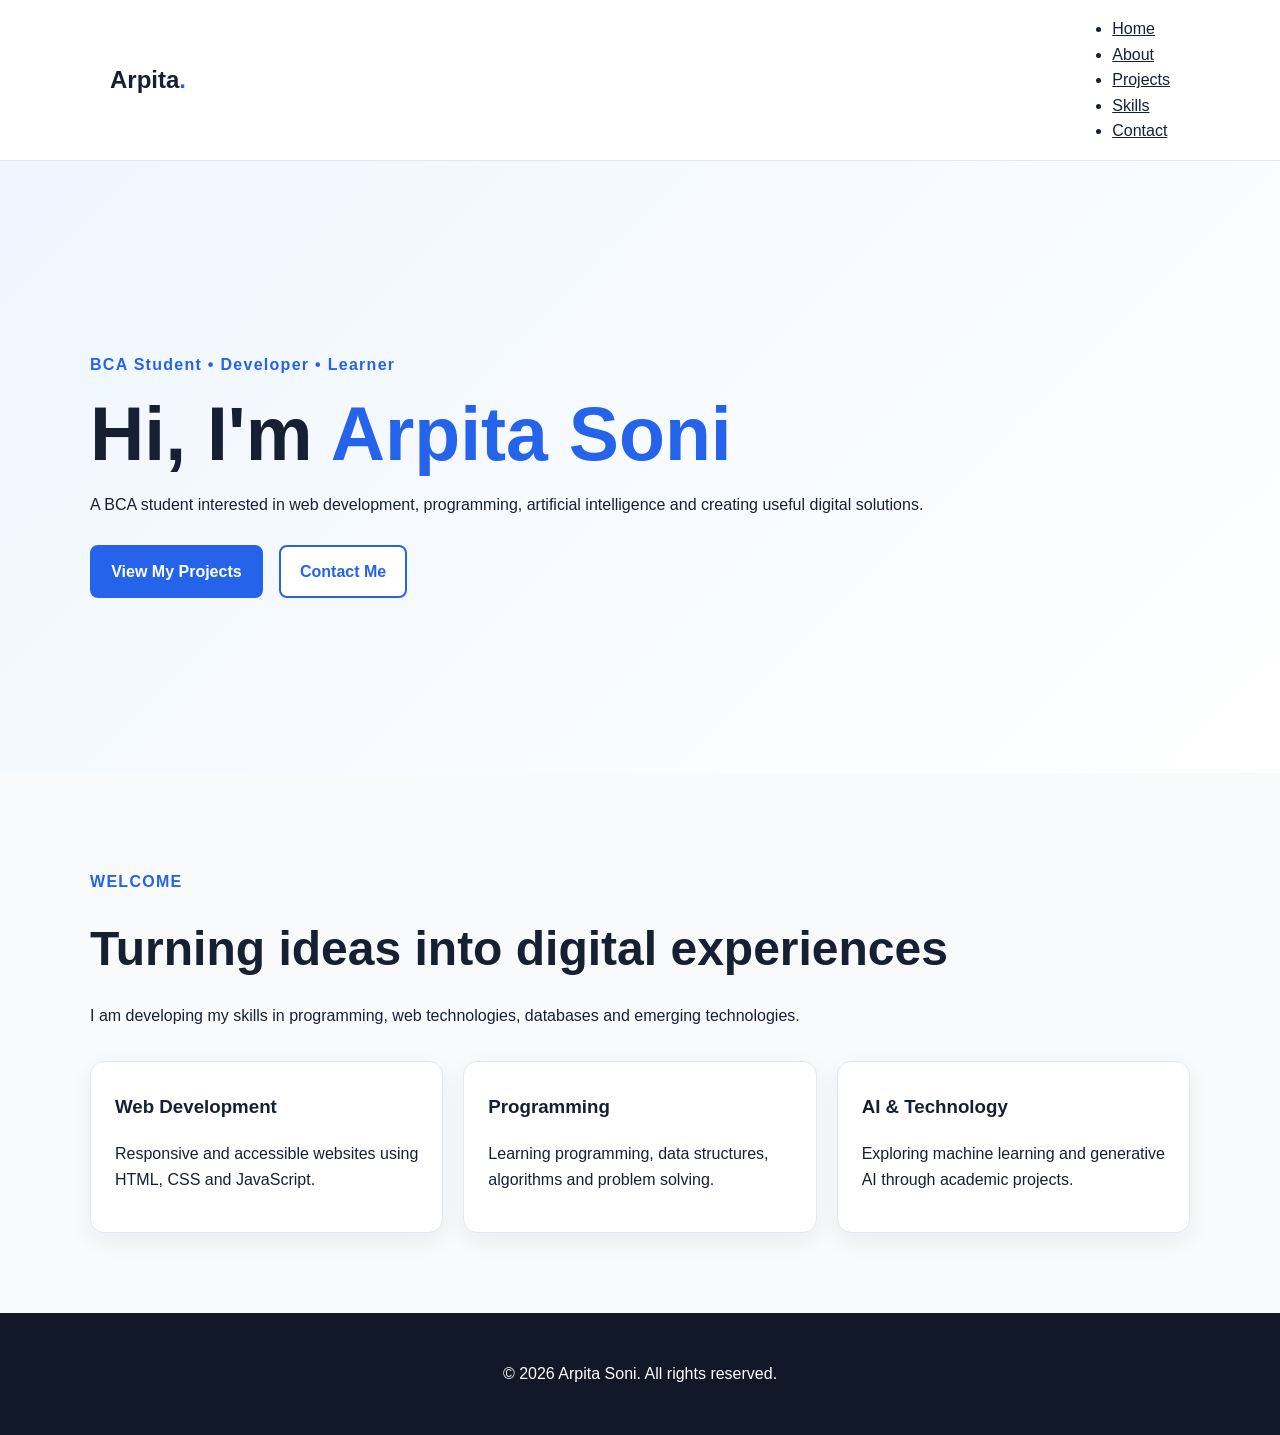
<file: index.html>
<!DOCTYPE html>
<html lang="en">
<head>
<meta charset="UTF-8">
<meta name="viewport" content="width=device-width, initial-scale=1.0">
<meta name="description" content="Arpita Soni - BCA student personal portfolio">
<title>Arpita Soni | Portfolio</title>
<link rel="stylesheet" href="style.css">
</head>
<body>
<a class="skip-link" href="#main">Skip to main content</a>
<header><nav class="navbar" aria-label="Primary navigation">
<a class="logo" href="index.html">Arpita<span>.</span></a>
<button class="menu-toggle" type="button" aria-expanded="false" aria-controls="nav-menu" aria-label="Open menu">☰</button>
<ul id="nav-menu">
<li><a href="index.html" aria-current="page">Home</a></li>
<li><a href="about.html">About</a></li>
<li><a href="projects.html">Projects</a></li>
<li><a href="skills.html">Skills</a></li>
<li><a href="contact.html">Contact</a></li>
</ul></nav></header>
<main id="main">
<section class="hero"><div class="hero-content">
<p class="eyebrow">BCA Student • Developer • Learner</p>
<h1>Hi, I'm <span>Arpita Soni</span></h1>
<p>A BCA student interested in web development, programming, artificial intelligence and creating useful digital solutions.</p>
<div class="buttons"><a class="btn primary" href="projects.html">View My Projects</a><a class="btn secondary" href="contact.html">Contact Me</a></div>
</div></section>
<section class="section"><div class="container">
<p class="label">WELCOME</p><h2>Turning ideas into digital experiences</h2>
<p>I am developing my skills in programming, web technologies, databases and emerging technologies.</p>
<div class="cards">
<article class="card"><h3>Web Development</h3><p>Responsive and accessible websites using HTML, CSS and JavaScript.</p></article>
<article class="card"><h3>Programming</h3><p>Learning programming, data structures, algorithms and problem solving.</p></article>
<article class="card"><h3>AI & Technology</h3><p>Exploring machine learning and generative AI through academic projects.</p></article>
</div></div></section>
</main>
<footer><p>&copy; 2026 Arpita Soni. All rights reserved.</p></footer>
<script src="script.js"></script>
</body></html>
</file>
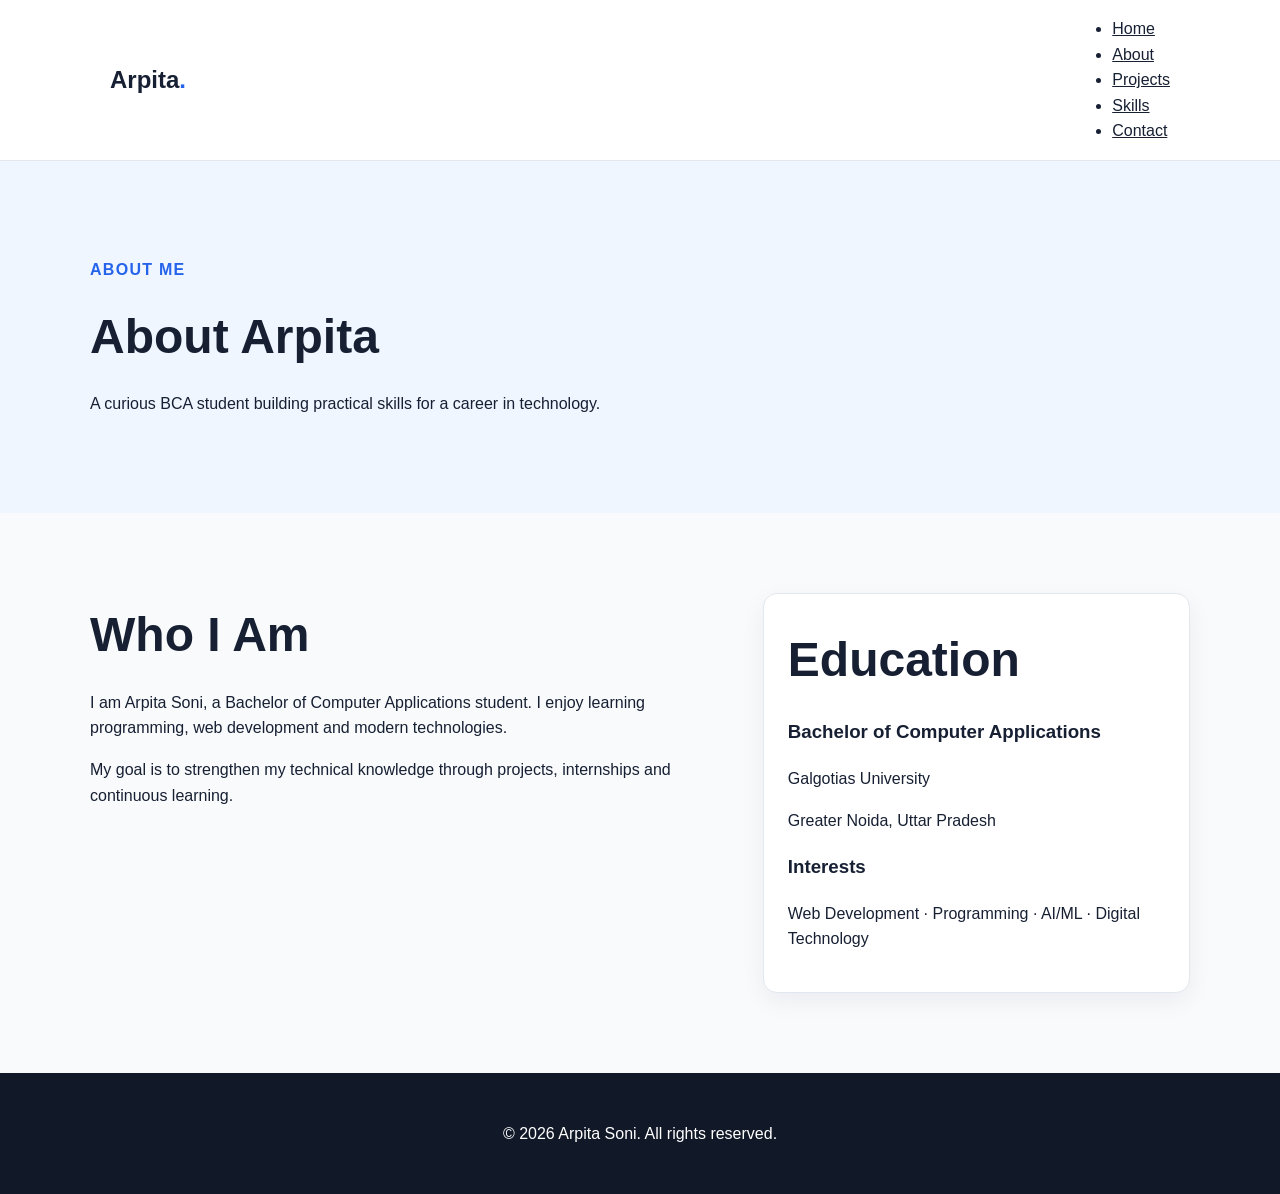
<file: about.html>
<!DOCTYPE html>
<html lang="en"><head>
<meta charset="UTF-8"><meta name="viewport" content="width=device-width, initial-scale=1.0">
<meta name="description" content="About Arpita Soni">
<title>About | Arpita Soni</title><link rel="stylesheet" href="style.css">
</head><body>
<a class="skip-link" href="#main">Skip to main content</a>
<header><nav class="navbar" aria-label="Primary navigation">
<a class="logo" href="index.html">Arpita<span>.</span></a>
<button class="menu-toggle" type="button" aria-expanded="false" aria-controls="nav-menu" aria-label="Open menu">☰</button>
<ul id="nav-menu"><li><a href="index.html">Home</a></li><li><a href="about.html" aria-current="page">About</a></li><li><a href="projects.html">Projects</a></li><li><a href="skills.html">Skills</a></li><li><a href="contact.html">Contact</a></li></ul></nav></header>
<main id="main">
<section class="page-header"><div class="container"><p class="label">ABOUT ME</p><h1>About Arpita</h1><p>A curious BCA student building practical skills for a career in technology.</p></div></section>
<section class="section"><div class="container two-column">
<div><h2>Who I Am</h2><p>I am Arpita Soni, a Bachelor of Computer Applications student. I enjoy learning programming, web development and modern technologies.</p><p>My goal is to strengthen my technical knowledge through projects, internships and continuous learning.</p></div>
<aside class="info-box"><h2>Education</h2><h3>Bachelor of Computer Applications</h3><p>Galgotias University</p><p>Greater Noida, Uttar Pradesh</p><h3>Interests</h3><p>Web Development · Programming · AI/ML · Digital Technology</p></aside>
</div></section>
</main>
<footer><p>&copy; 2026 Arpita Soni. All rights reserved.</p></footer>
<script src="script.js"></script></body></html>
</file>
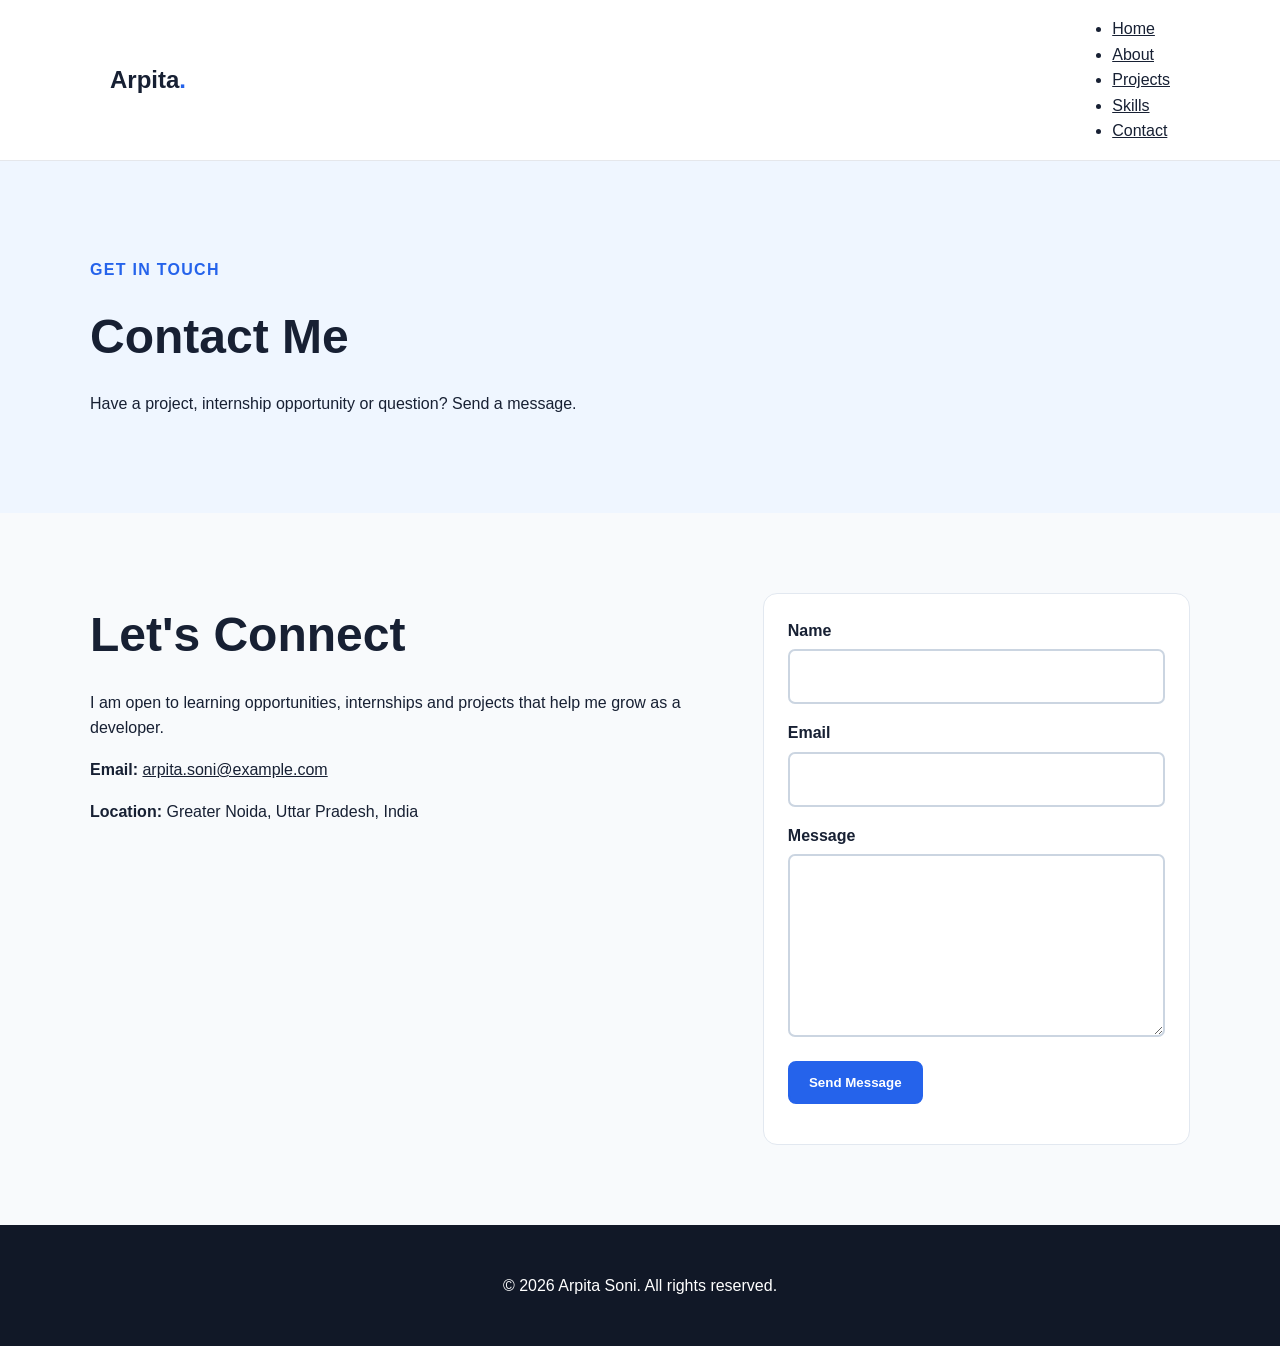
<file: contact.html>
<!DOCTYPE html>
<html lang="en"><head>
<meta charset="UTF-8"><meta name="viewport" content="width=device-width, initial-scale=1.0">
<meta name="description" content="Contact Arpita Soni">
<title>Contact | Arpita Soni</title><link rel="stylesheet" href="style.css">
</head><body>
<a class="skip-link" href="#main">Skip to main content</a>
<header><nav class="navbar" aria-label="Primary navigation">
<a class="logo" href="index.html">Arpita<span>.</span></a>
<button class="menu-toggle" type="button" aria-expanded="false" aria-controls="nav-menu" aria-label="Open menu">☰</button>
<ul id="nav-menu"><li><a href="index.html">Home</a></li><li><a href="about.html">About</a></li><li><a href="projects.html">Projects</a></li><li><a href="skills.html">Skills</a></li><li><a href="contact.html" aria-current="page">Contact</a></li></ul></nav></header>
<main id="main">
<section class="page-header"><div class="container"><p class="label">GET IN TOUCH</p><h1>Contact Me</h1><p>Have a project, internship opportunity or question? Send a message.</p></div></section>
<section class="section"><div class="container contact-layout">
<div><h2>Let's Connect</h2><p>I am open to learning opportunities, internships and projects that help me grow as a developer.</p><div class="contact-details"><p><strong>Email:</strong> <a href="mailto:arpita.soni@example.com">arpita.soni@example.com</a></p><p><strong>Location:</strong> Greater Noida, Uttar Pradesh, India</p></div></div>
<form id="contact-form" class="contact-form">
<div><label for="name">Name</label><input id="name" name="name" type="text" autocomplete="name" required></div>
<div><label for="email">Email</label><input id="email" name="email" type="email" autocomplete="email" required></div>
<div><label for="message">Message</label><textarea id="message" name="message" rows="6" required></textarea></div>
<button class="btn primary" type="submit">Send Message</button>
<p id="form-status" class="form-status" role="status" aria-live="polite"></p>
</form></div></section>
</main>
<footer><p>&copy; 2026 Arpita Soni. All rights reserved.</p></footer>
<script src="script.js"></script></body></html>
</file>
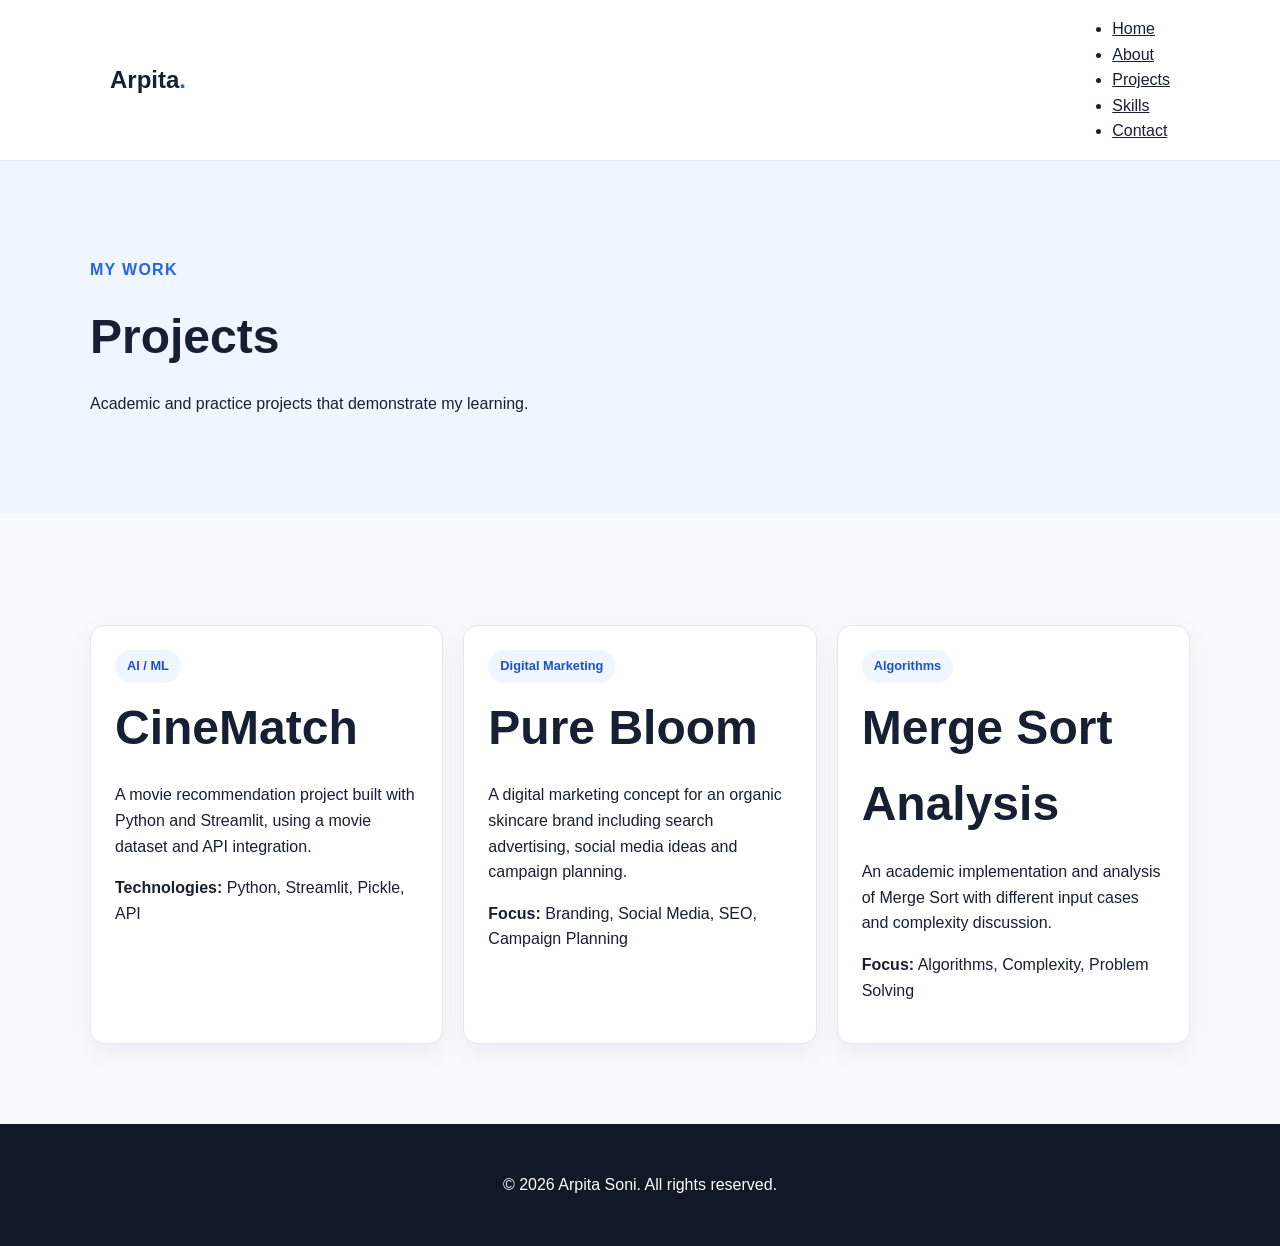
<file: projects.html>
<!DOCTYPE html>
<html lang="en"><head>
<meta charset="UTF-8"><meta name="viewport" content="width=device-width, initial-scale=1.0">
<meta name="description" content="Projects by Arpita Soni">
<title>Projects | Arpita Soni</title><link rel="stylesheet" href="style.css">
</head><body>
<a class="skip-link" href="#main">Skip to main content</a>
<header><nav class="navbar" aria-label="Primary navigation">
<a class="logo" href="index.html">Arpita<span>.</span></a>
<button class="menu-toggle" type="button" aria-expanded="false" aria-controls="nav-menu" aria-label="Open menu">☰</button>
<ul id="nav-menu"><li><a href="index.html">Home</a></li><li><a href="about.html">About</a></li><li><a href="projects.html" aria-current="page">Projects</a></li><li><a href="skills.html">Skills</a></li><li><a href="contact.html">Contact</a></li></ul></nav></header>
<main id="main">
<section class="page-header"><div class="container"><p class="label">MY WORK</p><h1>Projects</h1><p>Academic and practice projects that demonstrate my learning.</p></div></section>
<section class="section"><div class="container"><div class="cards">
<article class="card project"><span class="tag">AI / ML</span><h2>CineMatch</h2><p>A movie recommendation project built with Python and Streamlit, using a movie dataset and API integration.</p><p><strong>Technologies:</strong> Python, Streamlit, Pickle, API</p></article>
<article class="card project"><span class="tag">Digital Marketing</span><h2>Pure Bloom</h2><p>A digital marketing concept for an organic skincare brand including search advertising, social media ideas and campaign planning.</p><p><strong>Focus:</strong> Branding, Social Media, SEO, Campaign Planning</p></article>
<article class="card project"><span class="tag">Algorithms</span><h2>Merge Sort Analysis</h2><p>An academic implementation and analysis of Merge Sort with different input cases and complexity discussion.</p><p><strong>Focus:</strong> Algorithms, Complexity, Problem Solving</p></article>
</div></div></section>
</main>
<footer><p>&copy; 2026 Arpita Soni. All rights reserved.</p></footer>
<script src="script.js"></script></body></html>
</file>
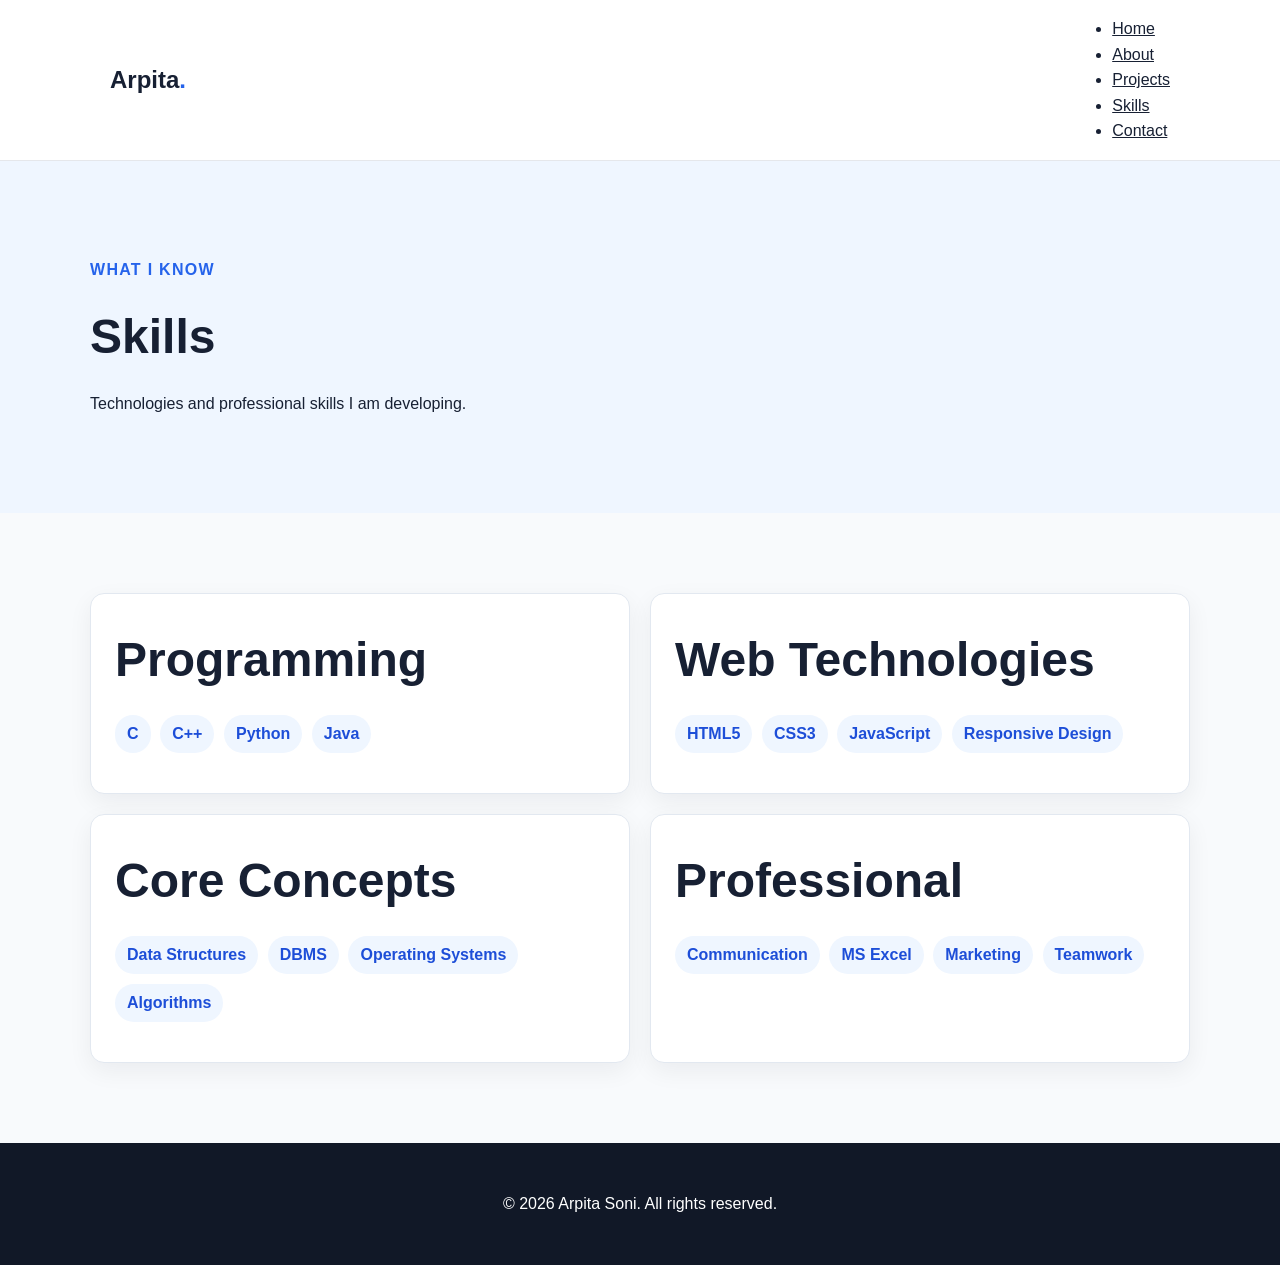
<file: skills.html>
<!DOCTYPE html>
<html lang="en"><head>
<meta charset="UTF-8"><meta name="viewport" content="width=device-width, initial-scale=1.0">
<meta name="description" content="Technical skills of Arpita Soni">
<title>Skills | Arpita Soni</title><link rel="stylesheet" href="style.css">
</head><body>
<a class="skip-link" href="#main">Skip to main content</a>
<header><nav class="navbar" aria-label="Primary navigation">
<a class="logo" href="index.html">Arpita<span>.</span></a>
<button class="menu-toggle" type="button" aria-expanded="false" aria-controls="nav-menu" aria-label="Open menu">☰</button>
<ul id="nav-menu"><li><a href="index.html">Home</a></li><li><a href="about.html">About</a></li><li><a href="projects.html">Projects</a></li><li><a href="skills.html" aria-current="page">Skills</a></li><li><a href="contact.html">Contact</a></li></ul></nav></header>
<main id="main">
<section class="page-header"><div class="container"><p class="label">WHAT I KNOW</p><h1>Skills</h1><p>Technologies and professional skills I am developing.</p></div></section>
<section class="section"><div class="container"><div class="skills-grid">
<article class="skill-group"><h2>Programming</h2><ul><li>C</li><li>C++</li><li>Python</li><li>Java</li></ul></article>
<article class="skill-group"><h2>Web Technologies</h2><ul><li>HTML5</li><li>CSS3</li><li>JavaScript</li><li>Responsive Design</li></ul></article>
<article class="skill-group"><h2>Core Concepts</h2><ul><li>Data Structures</li><li>DBMS</li><li>Operating Systems</li><li>Algorithms</li></ul></article>
<article class="skill-group"><h2>Professional</h2><ul><li>Communication</li><li>MS Excel</li><li>Marketing</li><li>Teamwork</li></ul></article>
</div></div></section>
</main>
<footer><p>&copy; 2026 Arpita Soni. All rights reserved.</p></footer>
<script src="script.js"></script></body></html>
</file>
<file: style.css>
*{box-sizing:border-box}html{scroll-behavior:smooth}body{margin:0;font-family:Arial,Helvetica,sans-serif;line-height:1.6;color:#172033;background:#f8fafc}a{color:inherit}.skip-link{position:absolute;left:-9999px;top:auto}.skip-link:focus{left:1rem;top:1rem;background:#111827;color:#fff;padding:.75rem 1rem;z-index:1000}.site-header,header{background:#fff;border-bottom:1px solid #e5e7eb;position:sticky;top:0;z-index:100}.navbar{max-width:1100px;margin:auto;min-height:70px;padding:0 1.25rem;display:flex;align-items:center;justify-content:space-between}.logo{font-size:1.5rem;font-weight:800;text-decoration:none}.logo span,.hero h1 span{color:#2563eb}.nav-menu{list-style:none;display:flex;gap:1.4rem;margin:0;padding:0}.nav-menu a{text-decoration:none;font-weight:600;padding:.5rem;border-radius:6px}.nav-menu a:hover,.nav-menu a:focus-visible,.nav-menu a[aria-current=page]{color:#2563eb;background:#eff6ff}.menu-toggle{display:none;border:0;background:none;font-size:1.6rem;cursor:pointer}.hero{min-height:68vh;display:flex;align-items:center;background:linear-gradient(135deg,#eff6ff,#fff);padding:5rem 1.25rem}.hero-content,.container{max-width:1100px;width:100%;margin:auto}.hero-content{padding:2rem 0}.eyebrow,.label{color:#2563eb;font-weight:800;letter-spacing:.08em}.hero h1{font-size:clamp(2.4rem,6vw,4.7rem);line-height:1.1;margin:.5rem 0 1rem}.hero-description{max-width:680px;font-size:1.15rem;color:#475569}.buttons{display:flex;gap:1rem;flex-wrap:wrap;margin-top:1.7rem}.btn{display:inline-block;border:2px solid #2563eb;border-radius:8px;padding:.75rem 1.2rem;font-weight:700;text-decoration:none;cursor:pointer}.primary{background:#2563eb;color:#fff}.secondary{color:#2563eb;background:#fff}.section{padding:5rem 1.25rem}.section h2,.page-header h1{font-size:clamp(2rem,4vw,3rem);margin:.25rem 0 1rem}.section-intro{max-width:700px}.cards{display:grid;grid-template-columns:repeat(3,1fr);gap:1.25rem;margin-top:2rem}.card,.skill-group,.info-box{background:#fff;border:1px solid #e2e8f0;border-radius:14px;padding:1.5rem;box-shadow:0 8px 25px rgba(15,23,42,.06)}.card h3,.card h2{margin-top:.4rem}.page-header{padding:5rem 1.25rem;background:#eff6ff}.two-column,.contact-layout{display:grid;grid-template-columns:1.2fr .8fr;gap:2rem}.skills-grid{display:grid;grid-template-columns:repeat(2,1fr);gap:1.25rem}.skill-group ul{display:flex;flex-wrap:wrap;gap:.6rem;list-style:none;padding:0}.skill-group li,.tag{background:#eff6ff;color:#1d4ed8;border-radius:999px;padding:.4rem .75rem;font-weight:700}.tag{display:inline-block;font-size:.8rem}.contact-form{background:#fff;border:1px solid #e2e8f0;border-radius:14px;padding:1.5rem}.contact-form div{margin-bottom:1rem}.contact-form label{display:block;font-weight:700;margin-bottom:.35rem}.contact-form input,.contact-form textarea{width:100%;padding:.8rem;border:2px solid #cbd5e1;border-radius:7px;font:inherit}.contact-form input:focus,.contact-form textarea:focus{outline:3px solid #bfdbfe;border-color:#2563eb}.form-status{font-weight:700}.site-footer,footer{padding:2rem 1.25rem;text-align:center;background:#111827;color:#fff}@media(max-width:700px){.menu-toggle{display:block}.nav-menu{display:none;position:absolute;left:0;right:0;top:70px;background:#fff;border-bottom:1px solid #ddd;padding:1rem;flex-direction:column}.nav-menu.open{display:flex}.cards,.two-column,.contact-layout,.skills-grid{grid-template-columns:1fr}.hero{min-height:60vh;padding:3rem 1.25rem}.section{padding:3.5rem 1.25rem}}:focus-visible{outline:3px solid #f59e0b;outline-offset:3px}@media(prefers-reduced-motion:reduce){html{scroll-behavior:auto}}
</file>
